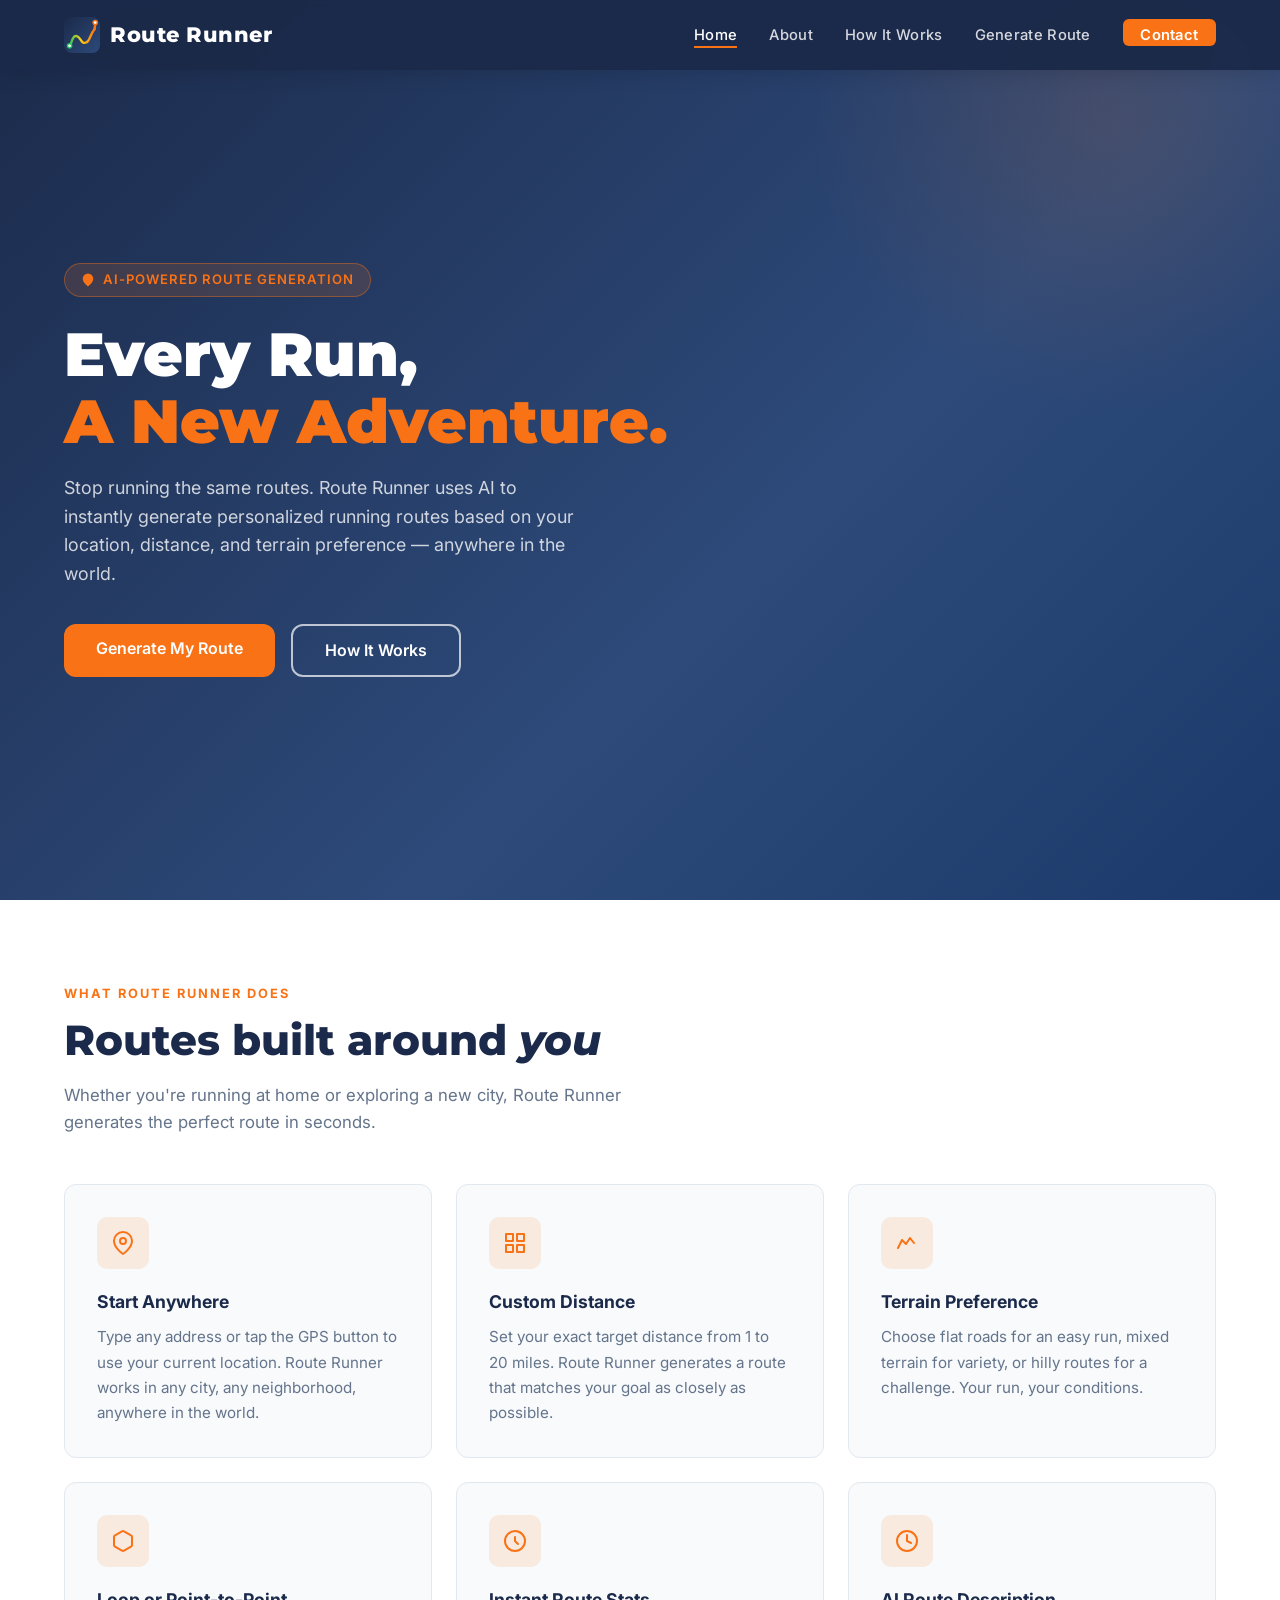
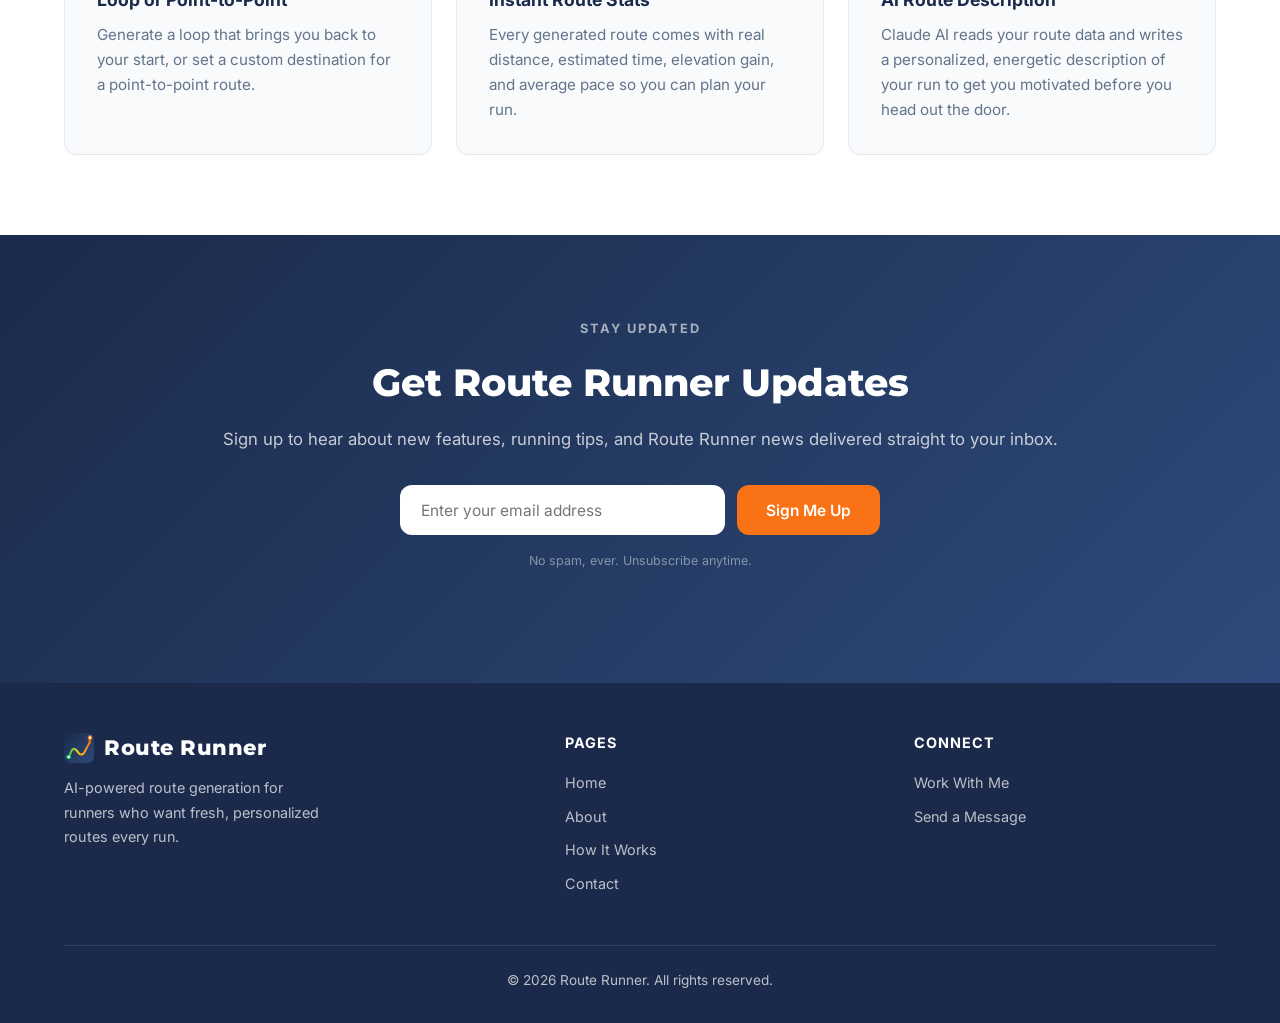
<file: index.html>
<!DOCTYPE html>
<html lang="en">
<head>
  <meta charset="UTF-8">
  <meta name="viewport" content="width=device-width, initial-scale=1.0">
  <title>Route Runner — Your Personal Run Route Generator</title>
  <link rel="stylesheet" href="styles.css">
</head>
<body>

  <!-- NAVIGATION -->
  <nav>
    <a class="nav-logo" href="index.html">
      <svg width="36" height="36" viewBox="0 0 90 90" fill="none" xmlns="http://www.w3.org/2000/svg">
        <defs>
          <linearGradient id="nb" x1="0" y1="0" x2="90" y2="90" gradientUnits="userSpaceOnUse"><stop stop-color="#1b2a4a"/><stop offset="1" stop-color="#2d4a7a"/></linearGradient>
          <linearGradient id="nr" x1="12" y1="0" x2="78" y2="0" gradientUnits="userSpaceOnUse"><stop stop-color="#22c55e"/><stop offset="0.45" stop-color="#facc15"/><stop offset="1" stop-color="#f97316"/></linearGradient>
        </defs>
        <rect width="90" height="90" rx="20" fill="url(#nb)"/>
        <path d="M14 72 C18 72 20 44 32 48 C44 52 42 70 57 63 C64 59 68 40 74 34 C77 30 78 18 78 18" stroke="url(#nr)" stroke-width="6" stroke-linecap="round" fill="none"/>
        <circle cx="14" cy="72" r="7" fill="#22c55e"/>
        <circle cx="14" cy="72" r="3.5" fill="white"/>
        <circle cx="78" cy="14" r="7" fill="#f97316"/>
        <circle cx="78" cy="14" r="3.5" fill="white"/>
        <line x1="78" y1="21" x2="78" y2="31" stroke="#f97316" stroke-width="4" stroke-linecap="round"/>
      </svg>
      Route Runner
    </a>

    <ul class="nav-links">
      <li><a href="index.html">Home</a></li>
      <li><a href="about.html">About</a></li>
      <li><a href="how-it-works.html">How It Works</a></li>
      <li><a href="route-generator.html">Generate Route</a></li>
      <li><a href="contact.html" class="nav-cta">Contact</a></li>
    </ul>

    <button class="hamburger" aria-label="Toggle menu">
      <span></span><span></span><span></span>
    </button>
  </nav>

  <!-- HERO -->
  <section class="hero">
    <div class="hero-content">
      <div class="hero-badge">
        <svg width="14" height="14" viewBox="0 0 24 24" fill="currentColor"><path d="M21 10c0 7-9 13-9 13s-9-6-9-13a9 9 0 0 1 18 0z"/></svg>
        AI-Powered Route Generation
      </div>
      <h1>Every Run,<br><span>A New Adventure.</span></h1>
      <p>Stop running the same routes. Route Runner uses AI to instantly generate personalized running routes based on your location, distance, and terrain preference — anywhere in the world.</p>
      <div class="hero-btns">
        <a href="route-generator.html" class="btn btn-primary">Generate My Route</a>
        <a href="how-it-works.html" class="btn btn-outline">How It Works</a>
      </div>
    </div>

    <!-- Footprint animation -->
    <div class="footprints-container" aria-hidden="true">

      <!-- Shoe sole SVG symbol — heel at top, toes at bottom (direction of travel) -->
      <svg style="position:absolute;width:0;height:0;overflow:hidden">
        <defs>
          <symbol id="shoe-sole" viewBox="0 0 32 72">
            <!--
              Heel = TOP (y≈2–22), wide & rounded
              Arch = MIDDLE (y≈22–36), narrow waist
              Ball = LOWER-MIDDLE (y≈36–52), widest point
              Toe  = BOTTOM (y≈52–70), noticeably narrower & rounded
            -->
            <path d="
              M 16 2
              C 22 2, 27 7, 27 14
              C 27 18, 25 21, 24 24
              C 23 28, 22 31, 22 34
              C 22 37, 25 42, 27 48
              C 28 53, 25 62, 22 66
              C 20 69, 18 71, 16 71
              C 14 71, 12 69, 10 66
              C 7 62, 4 53, 5 48
              C 7 42, 10 37, 10 34
              C 10 31, 9 28, 8 24
              C 7 21, 5 18, 5 14
              C 5 7, 10 2, 16 2 Z"
              fill="white" fill-opacity="0.15" stroke="white" stroke-opacity="0.28" stroke-width="0.8"/>

            <!-- HEEL tread — circular rubber lugs (y 5–20) -->
            <circle cx="12" cy="8"   r="1.8" fill="white" fill-opacity="0.50"/>
            <circle cx="16" cy="6"   r="1.8" fill="white" fill-opacity="0.50"/>
            <circle cx="20" cy="8"   r="1.8" fill="white" fill-opacity="0.50"/>
            <circle cx="10" cy="14"  r="1.6" fill="white" fill-opacity="0.42"/>
            <circle cx="14" cy="15"  r="1.6" fill="white" fill-opacity="0.42"/>
            <circle cx="18" cy="15"  r="1.6" fill="white" fill-opacity="0.42"/>
            <circle cx="22" cy="14"  r="1.6" fill="white" fill-opacity="0.42"/>
            <circle cx="16" cy="20"  r="1.4" fill="white" fill-opacity="0.34"/>

            <!-- ARCH — narrow bridge, just two small bars -->
            <line x1="12" y1="29" x2="20" y2="29" stroke="white" stroke-opacity="0.20" stroke-width="1.1" stroke-linecap="round"/>

            <!-- BALL / FOREFOOT — wide herringbone chevrons (V open toward toe = down) -->
            <!-- widest at ball (y≈40–48), narrows toward toe -->
            <path d="M 9 37 L 16 43 L 23 37"  fill="none" stroke="white" stroke-opacity="0.58" stroke-width="1.8" stroke-linecap="round" stroke-linejoin="round"/>
            <path d="M 8 43 L 16 49 L 24 43"  fill="none" stroke="white" stroke-opacity="0.52" stroke-width="1.8" stroke-linecap="round" stroke-linejoin="round"/>
            <path d="M 9 49 L 16 55 L 23 49"  fill="none" stroke="white" stroke-opacity="0.44" stroke-width="1.6" stroke-linecap="round" stroke-linejoin="round"/>

            <!-- TOE BOX — narrow chevrons (toe is smaller than heel) -->
            <path d="M 11 57 L 16 61 L 21 57" fill="none" stroke="white" stroke-opacity="0.38" stroke-width="1.4" stroke-linecap="round" stroke-linejoin="round"/>
            <path d="M 12 63 L 16 66 L 20 63" fill="none" stroke="white" stroke-opacity="0.28" stroke-width="1.2" stroke-linecap="round" stroke-linejoin="round"/>
          </symbol>
        </defs>
      </svg>

      <div class="footprint fp-1 left"><svg width="32" height="72"><use href="#shoe-sole"/></svg></div>
      <div class="footprint fp-2 right"><svg width="32" height="72"><use href="#shoe-sole"/></svg></div>
      <div class="footprint fp-3 left"><svg width="32" height="72"><use href="#shoe-sole"/></svg></div>
      <div class="footprint fp-4 right"><svg width="32" height="72"><use href="#shoe-sole"/></svg></div>
      <div class="footprint fp-5 left"><svg width="32" height="72"><use href="#shoe-sole"/></svg></div>
      <div class="footprint fp-6 right"><svg width="32" height="72"><use href="#shoe-sole"/></svg></div>
      <div class="footprint fp-7 left"><svg width="32" height="72"><use href="#shoe-sole"/></svg></div>
      <div class="footprint fp-8 right"><svg width="32" height="72"><use href="#shoe-sole"/></svg></div>
    </div>
  </section>

  <style>
    .footprints-container {
      position: absolute;
      right: 6%;
      top: 0;
      bottom: 0;
      width: 80px;
      pointer-events: none;
      overflow: hidden;
    }

    .footprint {
      position: absolute;
      width: 32px;
      height: 72px;
      opacity: 0;
      transform-origin: center center;
      animation: footstep-left 3.2s ease-in-out infinite;
    }

    .footprint.right {
      animation-name: footstep-right;
    }

    /* Alternating left/right positions — natural walking track */
    .fp-1 { right: 34px; top: 6%;  animation-delay: 0s; }
    .fp-2 { right: 4px;  top: 16%; animation-delay: 0.4s; }
    .fp-3 { right: 34px; top: 26%; animation-delay: 0.8s; }
    .fp-4 { right: 4px;  top: 36%; animation-delay: 1.2s; }
    .fp-5 { right: 34px; top: 46%; animation-delay: 1.6s; }
    .fp-6 { right: 4px;  top: 56%; animation-delay: 2.0s; }
    .fp-7 { right: 34px; top: 66%; animation-delay: 2.4s; }
    .fp-8 { right: 4px;  top: 76%; animation-delay: 2.8s; }

    /* Left foot: slight toe-out to the left (-8deg) */
    @keyframes footstep-left {
      0%   { opacity: 0; transform: rotate(-8deg) scale(0.75); }
      15%  { opacity: 1; transform: rotate(-8deg) scale(1); }
      70%  { opacity: 1; transform: rotate(-8deg) scale(1); }
      100% { opacity: 0; transform: rotate(-8deg) scale(1); }
    }

    /* Right foot: mirrored + toe-out to the right (+8deg) */
    @keyframes footstep-right {
      0%   { opacity: 0; transform: scaleX(-1) rotate(-8deg) scale(0.75); }
      15%  { opacity: 1; transform: scaleX(-1) rotate(-8deg) scale(1); }
      70%  { opacity: 1; transform: scaleX(-1) rotate(-8deg) scale(1); }
      100% { opacity: 0; transform: scaleX(-1) rotate(-8deg) scale(1); }
    }

    @media (max-width: 640px) {
      .footprints-container { display: none; }
    }
  </style>

  <!-- FEATURES -->
  <section class="services fade-in">
    <div class="section-label">What Route Runner Does</div>
    <h2 class="section-title">Routes built around <em>you</em></h2>
    <p class="section-sub">Whether you're running at home or exploring a new city, Route Runner generates the perfect route in seconds.</p>

    <div class="cards-grid">
      <div class="card fade-in">
        <div class="card-icon">
          <svg width="24" height="24" viewBox="0 0 24 24" fill="none" stroke="currentColor" stroke-width="2" stroke-linecap="round" stroke-linejoin="round"><path d="M21 10c0 7-9 13-9 13s-9-6-9-13a9 9 0 0 1 18 0z"/><circle cx="12" cy="10" r="3"/></svg>
        </div>
        <h3>Start Anywhere</h3>
        <p>Type any address or tap the GPS button to use your current location. Route Runner works in any city, any neighborhood, anywhere in the world.</p>
      </div>

      <div class="card fade-in">
        <div class="card-icon">
          <svg width="24" height="24" viewBox="0 0 24 24" fill="none" stroke="currentColor" stroke-width="2" stroke-linecap="round" stroke-linejoin="round"><path d="M3 3h7v7H3zM14 3h7v7h-7zM14 14h7v7h-7zM3 14h7v7H3z"/></svg>
        </div>
        <h3>Custom Distance</h3>
        <p>Set your exact target distance from 1 to 20 miles. Route Runner generates a route that matches your goal as closely as possible.</p>
      </div>

      <div class="card fade-in">
        <div class="card-icon">
          <svg width="24" height="24" viewBox="0 0 24 24" fill="none" stroke="currentColor" stroke-width="2" stroke-linecap="round" stroke-linejoin="round"><path d="M3 17l4-8 4 4 4-6 4 5"/></svg>
        </div>
        <h3>Terrain Preference</h3>
        <p>Choose flat roads for an easy run, mixed terrain for variety, or hilly routes for a challenge. Your run, your conditions.</p>
      </div>

      <div class="card fade-in">
        <div class="card-icon">
          <svg width="24" height="24" viewBox="0 0 24 24" fill="none" stroke="currentColor" stroke-width="2" stroke-linecap="round" stroke-linejoin="round"><path d="M21 16V8a2 2 0 0 0-1-1.73l-7-4a2 2 0 0 0-2 0l-7 4A2 2 0 0 0 3 8v8a2 2 0 0 0 1 1.73l7 4a2 2 0 0 0 2 0l7-4A2 2 0 0 0 21 16z"/></svg>
        </div>
        <h3>Loop or Point-to-Point</h3>
        <p>Generate a loop that brings you back to your start, or set a custom destination for a point-to-point route.</p>
      </div>

      <div class="card fade-in">
        <div class="card-icon">
          <svg width="24" height="24" viewBox="0 0 24 24" fill="none" stroke="currentColor" stroke-width="2" stroke-linecap="round" stroke-linejoin="round"><circle cx="12" cy="12" r="10"/><path d="M12 8v4l3 3"/></svg>
        </div>
        <h3>Instant Route Stats</h3>
        <p>Every generated route comes with real distance, estimated time, elevation gain, and average pace so you can plan your run.</p>
      </div>

      <div class="card fade-in">
        <div class="card-icon">
          <svg width="24" height="24" viewBox="0 0 24 24" fill="none" stroke="currentColor" stroke-width="2" stroke-linecap="round" stroke-linejoin="round"><path d="M12 2a10 10 0 1 0 0 20 10 10 0 0 0 0-20z"/><path d="M12 6v6l4 2"/></svg>
        </div>
        <h3>AI Route Description</h3>
        <p>Claude AI reads your route data and writes a personalized, energetic description of your run to get you motivated before you head out the door.</p>
      </div>
    </div>
  </section>

  <!-- EMAIL CAPTURE -->
  <section class="email-section">
    <div class="section-label" style="color:rgba(255,255,255,0.6)">Stay Updated</div>
    <h2>Get Route Runner Updates</h2>
    <p>Sign up to hear about new features, running tips, and Route Runner news delivered straight to your inbox.</p>

    <form class="email-form" id="emailForm">
      <input type="email" placeholder="Enter your email address" required>
      <button type="submit">Sign Me Up</button>
    </form>
    <p class="form-success" id="formSuccess">You're in! We'll be in touch soon.</p>
    <p style="color:rgba(255,255,255,0.45); font-size:0.78rem; margin-top:1rem;">No spam, ever. Unsubscribe anytime.</p>
  </section>

  <!-- FOOTER -->
  <footer>
    <div class="footer-inner">
      <div class="footer-brand">
        <a class="nav-logo" href="index.html">
          <svg width="30" height="30" viewBox="0 0 90 90" fill="none">
            <defs>
              <linearGradient id="fb" x1="0" y1="0" x2="90" y2="90" gradientUnits="userSpaceOnUse"><stop stop-color="#1b2a4a"/><stop offset="1" stop-color="#2d4a7a"/></linearGradient>
              <linearGradient id="fr" x1="12" y1="0" x2="78" y2="0" gradientUnits="userSpaceOnUse"><stop stop-color="#22c55e"/><stop offset="0.45" stop-color="#facc15"/><stop offset="1" stop-color="#f97316"/></linearGradient>
            </defs>
            <rect width="90" height="90" rx="20" fill="url(#fb)"/>
            <path d="M14 72 C18 72 20 44 32 48 C44 52 42 70 57 63 C64 59 68 40 74 34 C77 30 78 18 78 18" stroke="url(#fr)" stroke-width="6" stroke-linecap="round" fill="none"/>
            <circle cx="14" cy="72" r="7" fill="#22c55e"/>
            <circle cx="14" cy="72" r="3.5" fill="white"/>
            <circle cx="78" cy="14" r="7" fill="#f97316"/>
            <circle cx="78" cy="14" r="3.5" fill="white"/>
            <line x1="78" y1="21" x2="78" y2="31" stroke="#f97316" stroke-width="4" stroke-linecap="round"/>
          </svg>
          Route Runner
        </a>
        <p>AI-powered route generation for runners who want fresh, personalized routes every run.</p>
      </div>
      <div class="footer-col">
        <h4>Pages</h4>
        <ul>
          <li><a href="index.html">Home</a></li>
          <li><a href="about.html">About</a></li>
          <li><a href="how-it-works.html">How It Works</a></li>
          <li><a href="contact.html">Contact</a></li>
        </ul>
      </div>
      <div class="footer-col">
        <h4>Connect</h4>
        <ul>
          <li><a href="contact.html">Work With Me</a></li>
          <li><a href="contact.html">Send a Message</a></li>
        </ul>
      </div>
    </div>
    <div class="footer-bottom">
      &copy; 2026 Route Runner. All rights reserved.
    </div>
  </footer>

  <script src="script.js"></script>
</body>
</html>
</file>
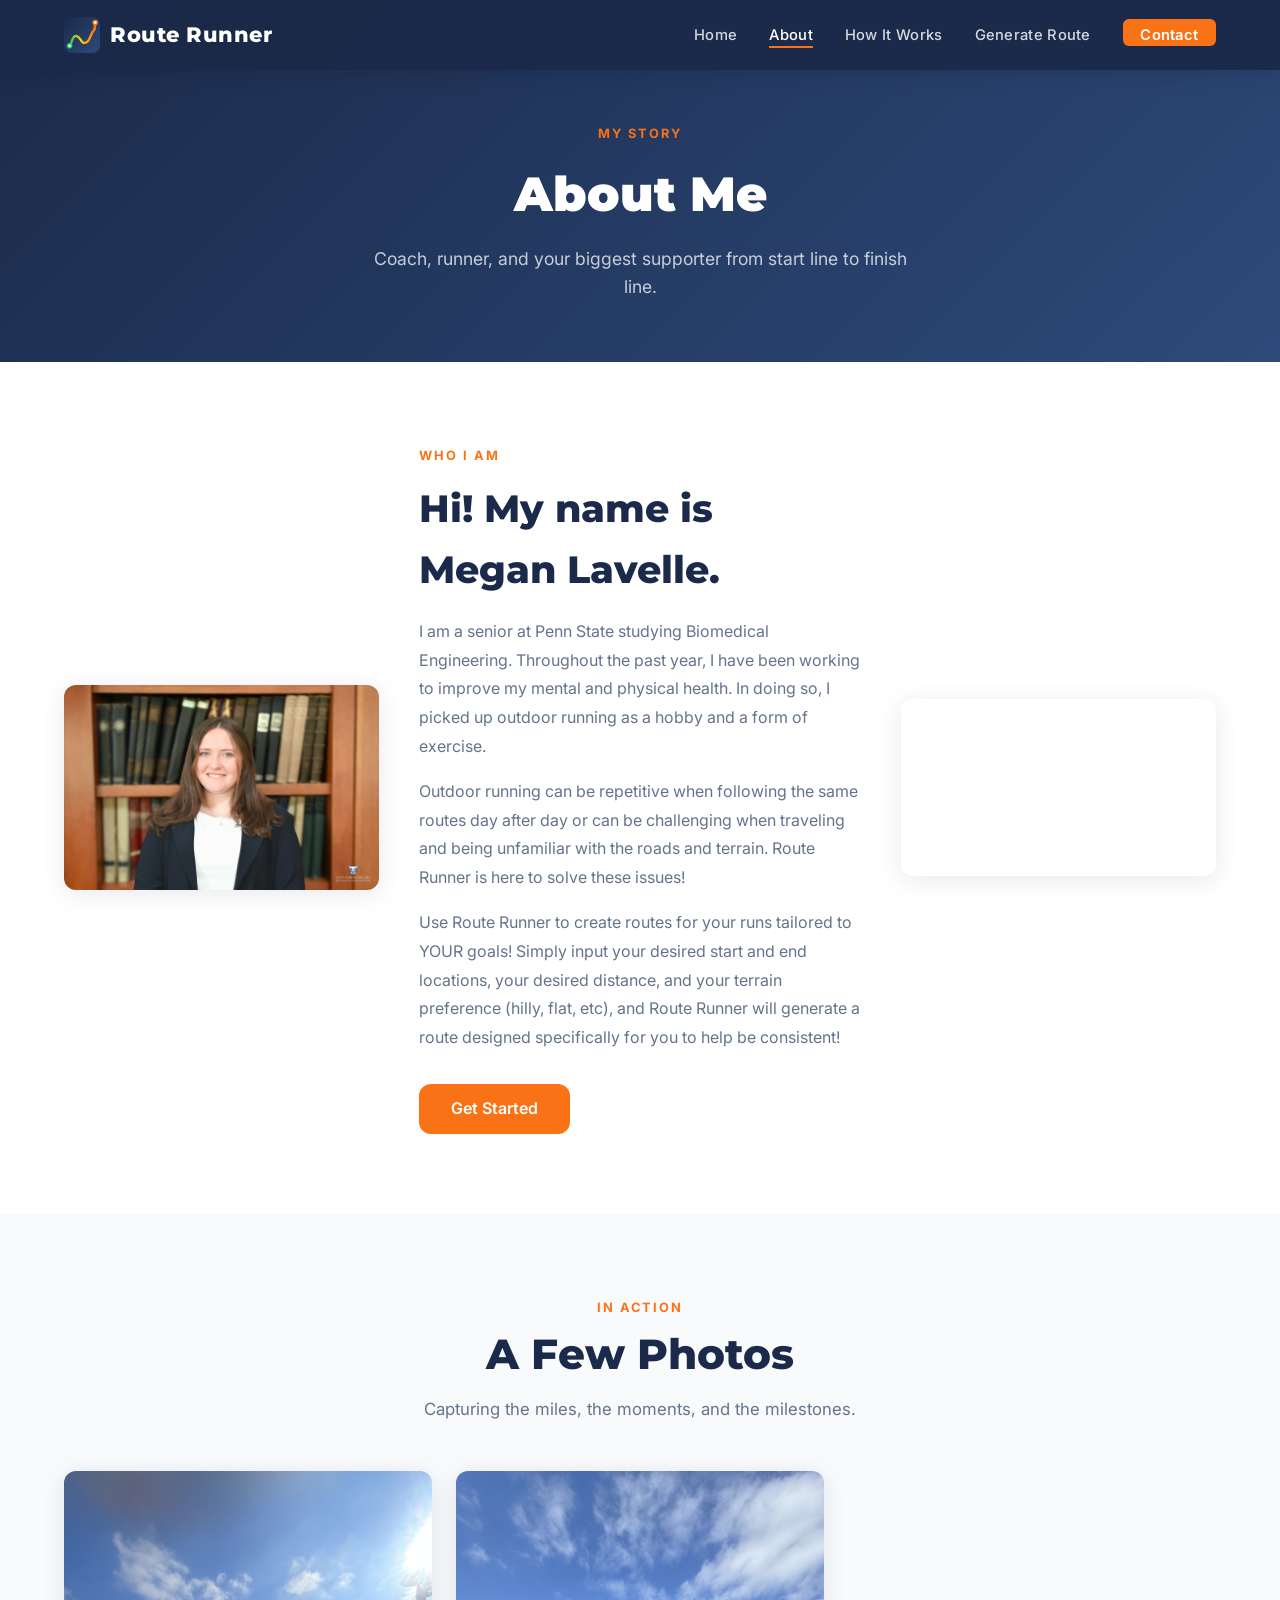
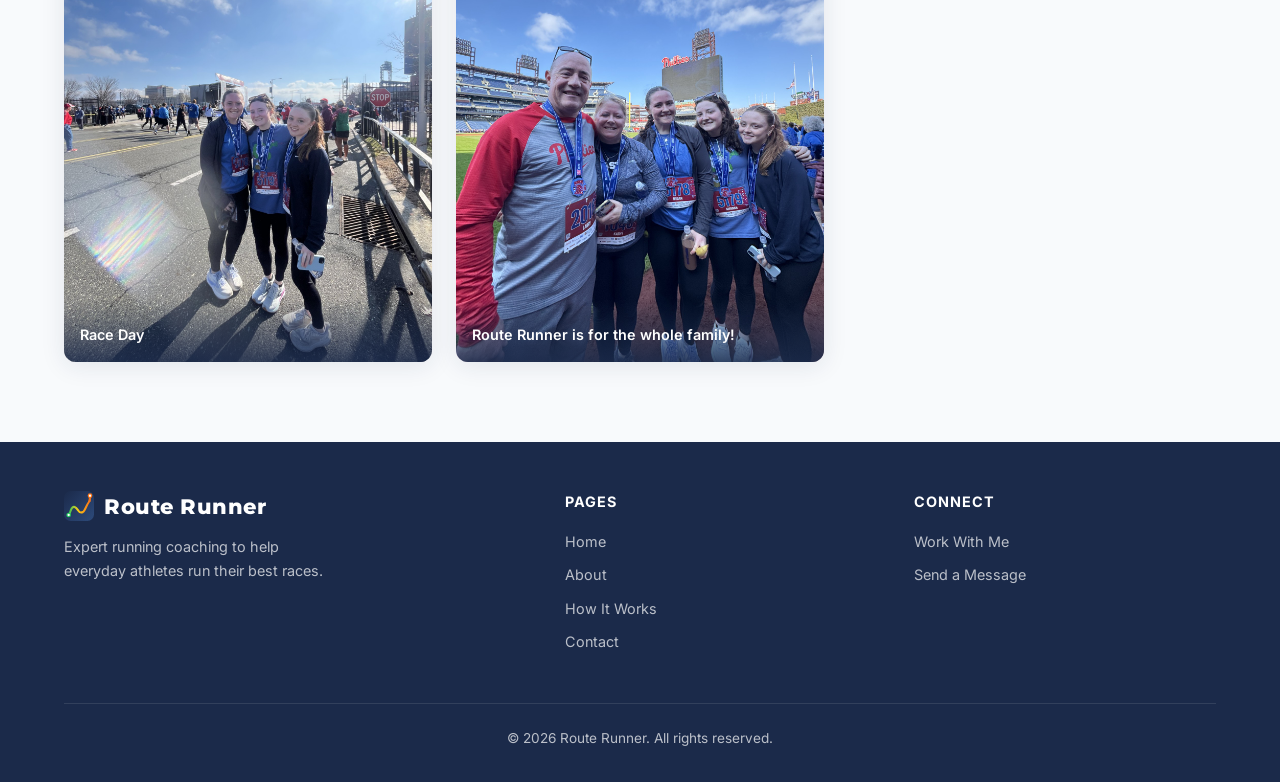
<file: about.html>
<!DOCTYPE html>
<html lang="en">
<head>
  <meta charset="UTF-8">
  <meta name="viewport" content="width=device-width, initial-scale=1.0">
  <title>About — Route Runner</title>
  <link rel="stylesheet" href="styles.css">
</head>
<body>

  <!-- NAVIGATION -->
  <nav>
    <a class="nav-logo" href="index.html">
      <svg width="36" height="36" viewBox="0 0 90 90" fill="none">
        <defs>
          <linearGradient id="ab" x1="0" y1="0" x2="90" y2="90" gradientUnits="userSpaceOnUse"><stop stop-color="#1b2a4a"/><stop offset="1" stop-color="#2d4a7a"/></linearGradient>
          <linearGradient id="ar" x1="12" y1="0" x2="78" y2="0" gradientUnits="userSpaceOnUse"><stop stop-color="#22c55e"/><stop offset="0.45" stop-color="#facc15"/><stop offset="1" stop-color="#f97316"/></linearGradient>
        </defs>
        <rect width="90" height="90" rx="20" fill="url(#ab)"/>
        <path d="M14 72 C18 72 20 44 32 48 C44 52 42 70 57 63 C64 59 68 40 74 34 C77 30 78 18 78 18" stroke="url(#ar)" stroke-width="6" stroke-linecap="round" fill="none"/>
        <circle cx="14" cy="72" r="7" fill="#22c55e"/>
        <circle cx="14" cy="72" r="3.5" fill="white"/>
        <circle cx="78" cy="14" r="7" fill="#f97316"/>
        <circle cx="78" cy="14" r="3.5" fill="white"/>
        <line x1="78" y1="21" x2="78" y2="31" stroke="#f97316" stroke-width="4" stroke-linecap="round"/>
      </svg>
      Route Runner
    </a>

    <ul class="nav-links">
      <li><a href="index.html">Home</a></li>
      <li><a href="about.html">About</a></li>
      <li><a href="how-it-works.html">How It Works</a></li>
      <li><a href="route-generator.html">Generate Route</a></li>
      <li><a href="contact.html" class="nav-cta">Contact</a></li>
    </ul>

    <button class="hamburger" aria-label="Toggle menu">
      <span></span><span></span><span></span>
    </button>
  </nav>

  <!-- PAGE HEADER -->
  <div class="page-header">
    <div class="section-label">My Story</div>
    <h1>About Me</h1>
    <p>Coach, runner, and your biggest supporter from start line to finish line.</p>
  </div>

  <!-- ABOUT INTRO -->
  <section class="about-intro">
    <div class="fade-in" style="display:flex; flex-direction:column; gap:1.5rem;">
      <img src="images/Headshot.jpg" alt="Megan Lavelle" style="width:100%; border-radius:var(--radius); box-shadow:var(--shadow); object-fit:cover; max-height:480px;">
    </div>
    <div class="about-text fade-in">
      <div class="section-label">Who I Am</div>
      <h2>Hi! My name is Megan Lavelle.</h2>
      <p>
        I am a senior at Penn State studying Biomedical Engineering. Throughout the past year, I have been working to improve my mental and physical health. In doing so, I picked up outdoor running as a hobby and a form of exercise.
      </p>
      <p>
        Outdoor running can be repetitive when following the same routes day after day or can be challenging when traveling and being unfamiliar with the roads and terrain. Route Runner is here to solve these issues!
      </p>
      <p>
        Use Route Runner to create routes for your runs tailored to YOUR goals! Simply input your desired start and end locations, your desired distance, and your terrain preference (hilly, flat, etc), and Route Runner will generate a route designed specifically for you to help be consistent!
      </p>
      <a href="contact.html" class="btn btn-primary" style="margin-top:1rem">Get Started</a>
    </div>

    <!-- VIDEO -->
    <div class="fade-in">
      <div class="video-wrapper">
        <iframe src="https://www.youtube.com/embed/riFHKbnuwII" allowfullscreen allow="accelerometer; autoplay; clipboard-write; encrypted-media; gyroscope; picture-in-picture"></iframe>
      </div>
    </div>
  </section>


  <!-- PHOTOS -->
  <section class="photos-section">
    <div style="text-align:center; margin-bottom:3rem;">
      <div class="section-label">In Action</div>
      <h2 class="section-title">A Few Photos</h2>
      <p class="section-sub" style="margin:0 auto">Capturing the miles, the moments, and the milestones.</p>
    </div>

    <div class="photos-grid">
      <!-- PHOTO 1 -->
      <div class="photo-card fade-in">
        <img src="images/race-day.jpg" alt="Race Day — three runners with medals after a race">
        <div class="photo-label">Race Day</div>
      </div>

      <!-- PHOTO 2 -->
      <div class="photo-card fade-in">
        <img src="images/family.jpg" alt="Route Runner is for the whole family!">
        <div class="photo-label">Route Runner is for the whole family!</div>
      </div>

    </div>
  </section>

  <!-- FOOTER -->
  <footer>
    <div class="footer-inner">
      <div class="footer-brand">
        <a class="nav-logo" href="index.html">
          <svg width="30" height="30" viewBox="0 0 90 90" fill="none">
            <defs>
              <linearGradient id="afb" x1="0" y1="0" x2="90" y2="90" gradientUnits="userSpaceOnUse"><stop stop-color="#1b2a4a"/><stop offset="1" stop-color="#2d4a7a"/></linearGradient>
              <linearGradient id="afr" x1="12" y1="0" x2="78" y2="0" gradientUnits="userSpaceOnUse"><stop stop-color="#22c55e"/><stop offset="0.45" stop-color="#facc15"/><stop offset="1" stop-color="#f97316"/></linearGradient>
            </defs>
            <rect width="90" height="90" rx="20" fill="url(#afb)"/>
            <path d="M14 72 C18 72 20 44 32 48 C44 52 42 70 57 63 C64 59 68 40 74 34 C77 30 78 18 78 18" stroke="url(#afr)" stroke-width="6" stroke-linecap="round" fill="none"/>
            <circle cx="14" cy="72" r="7" fill="#22c55e"/>
            <circle cx="14" cy="72" r="3.5" fill="white"/>
            <circle cx="78" cy="14" r="7" fill="#f97316"/>
            <circle cx="78" cy="14" r="3.5" fill="white"/>
            <line x1="78" y1="21" x2="78" y2="31" stroke="#f97316" stroke-width="4" stroke-linecap="round"/>
          </svg>
          Route Runner
        </a>
        <p>Expert running coaching to help everyday athletes run their best races.</p>
      </div>
      <div class="footer-col">
        <h4>Pages</h4>
        <ul>
          <li><a href="index.html">Home</a></li>
          <li><a href="about.html">About</a></li>
          <li><a href="how-it-works.html">How It Works</a></li>
          <li><a href="contact.html">Contact</a></li>
        </ul>
      </div>
      <div class="footer-col">
        <h4>Connect</h4>
        <ul>
          <li><a href="contact.html">Work With Me</a></li>
          <li><a href="contact.html">Send a Message</a></li>
        </ul>
      </div>
    </div>
    <div class="footer-bottom">
      &copy; 2026 Route Runner. All rights reserved.
    </div>
  </footer>

  <script src="script.js"></script>
</body>
</html>
</file>
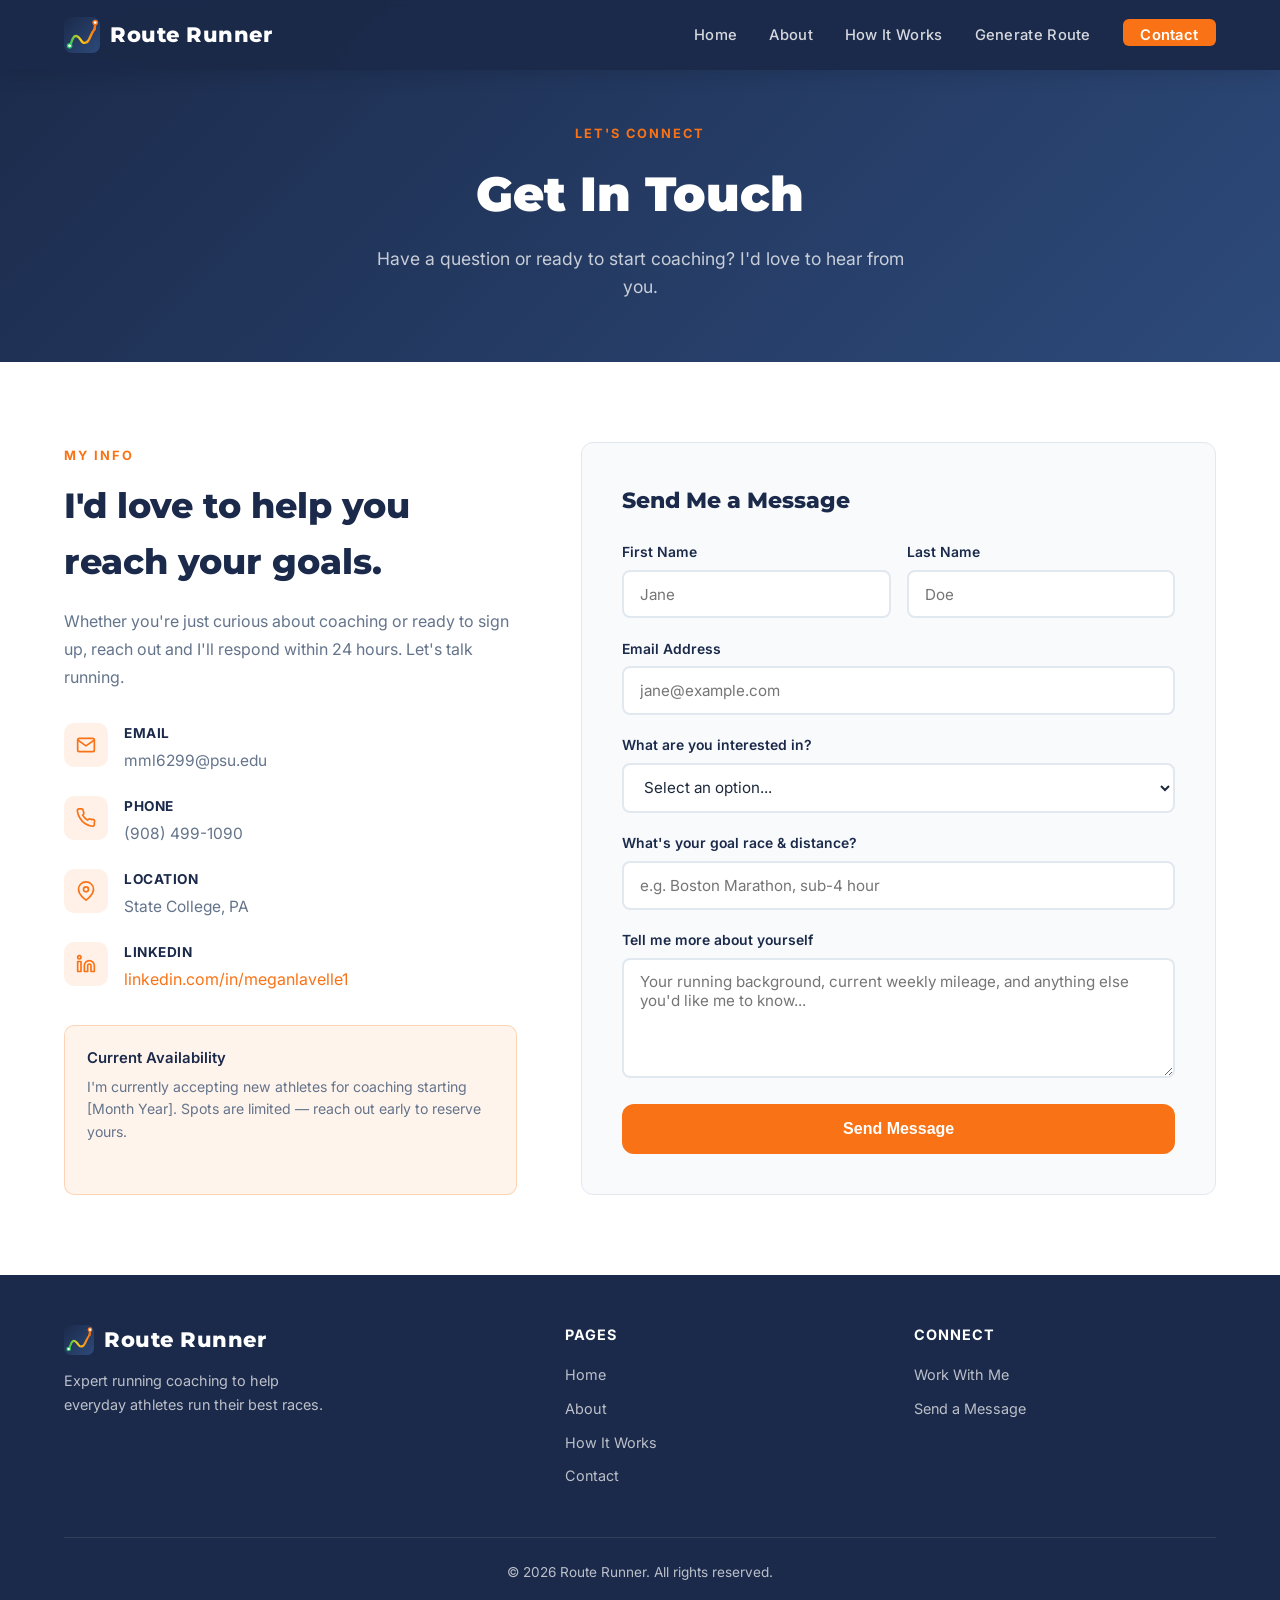
<file: contact.html>
<!DOCTYPE html>
<html lang="en">
<head>
  <meta charset="UTF-8">
  <meta name="viewport" content="width=device-width, initial-scale=1.0">
  <title>Contact — Route Runner</title>
  <link rel="stylesheet" href="styles.css">
</head>
<body>

  <!-- NAVIGATION -->
  <nav>
    <a class="nav-logo" href="index.html">
      <svg width="36" height="36" viewBox="0 0 90 90" fill="none">
        <defs>
          <linearGradient id="cb" x1="0" y1="0" x2="90" y2="90" gradientUnits="userSpaceOnUse"><stop stop-color="#1b2a4a"/><stop offset="1" stop-color="#2d4a7a"/></linearGradient>
          <linearGradient id="cr" x1="12" y1="0" x2="78" y2="0" gradientUnits="userSpaceOnUse"><stop stop-color="#22c55e"/><stop offset="0.45" stop-color="#facc15"/><stop offset="1" stop-color="#f97316"/></linearGradient>
        </defs>
        <rect width="90" height="90" rx="20" fill="url(#cb)"/>
        <path d="M14 72 C18 72 20 44 32 48 C44 52 42 70 57 63 C64 59 68 40 74 34 C77 30 78 18 78 18" stroke="url(#cr)" stroke-width="6" stroke-linecap="round" fill="none"/>
        <circle cx="14" cy="72" r="7" fill="#22c55e"/>
        <circle cx="14" cy="72" r="3.5" fill="white"/>
        <circle cx="78" cy="14" r="7" fill="#f97316"/>
        <circle cx="78" cy="14" r="3.5" fill="white"/>
        <line x1="78" y1="21" x2="78" y2="31" stroke="#f97316" stroke-width="4" stroke-linecap="round"/>
      </svg>
      Route Runner
    </a>

    <ul class="nav-links">
      <li><a href="index.html">Home</a></li>
      <li><a href="about.html">About</a></li>
      <li><a href="how-it-works.html">How It Works</a></li>
      <li><a href="route-generator.html">Generate Route</a></li>
      <li><a href="contact.html" class="nav-cta">Contact</a></li>
    </ul>

    <button class="hamburger" aria-label="Toggle menu">
      <span></span><span></span><span></span>
    </button>
  </nav>

  <!-- PAGE HEADER -->
  <div class="page-header">
    <div class="section-label">Let's Connect</div>
    <h1>Get In Touch</h1>
    <p>Have a question or ready to start coaching? I'd love to hear from you.</p>
  </div>

  <!-- CONTACT SECTION -->
  <section class="contact-section">
    <div class="contact-grid">

      <!-- LEFT: Personal Info -->
      <div class="contact-info fade-in">
        <div class="section-label">My Info</div>
        <h2>I'd love to help you reach your goals.</h2>
        <p>Whether you're just curious about coaching or ready to sign up, reach out and I'll respond within 24 hours. Let's talk running.</p>

        <!-- Email -->
        <div class="contact-detail">
          <div class="contact-detail-icon">
            <svg width="20" height="20" viewBox="0 0 24 24" fill="none" stroke="currentColor" stroke-width="2" stroke-linecap="round" stroke-linejoin="round"><path d="M4 4h16c1.1 0 2 .9 2 2v12c0 1.1-.9 2-2 2H4c-1.1 0-2-.9-2-2V6c0-1.1.9-2 2-2z"/><polyline points="22,6 12,13 2,6"/></svg>
          </div>
          <div class="contact-detail-text">
            <strong>Email</strong>
            <span>mml6299@psu.edu</span>
          </div>
        </div>

        <!-- Phone -->
        <div class="contact-detail">
          <div class="contact-detail-icon">
            <svg width="20" height="20" viewBox="0 0 24 24" fill="none" stroke="currentColor" stroke-width="2" stroke-linecap="round" stroke-linejoin="round"><path d="M22 16.92v3a2 2 0 0 1-2.18 2 19.79 19.79 0 0 1-8.63-3.07A19.5 19.5 0 0 1 4.69 12 19.79 19.79 0 0 1 1.61 3.18 2 2 0 0 1 3.6 1h3a2 2 0 0 1 2 1.72c.127.96.361 1.903.7 2.81a2 2 0 0 1-.45 2.11L7.91 8.54a16 16 0 0 0 6 6l.91-.91a2 2 0 0 1 2.11-.45c.907.339 1.85.573 2.81.7A2 2 0 0 1 22 16.92z"/></svg>
          </div>
          <div class="contact-detail-text">
            <strong>Phone</strong>
            <span>(908) 499-1090</span>
          </div>
        </div>

        <!-- Location -->
        <div class="contact-detail">
          <div class="contact-detail-icon">
            <svg width="20" height="20" viewBox="0 0 24 24" fill="none" stroke="currentColor" stroke-width="2" stroke-linecap="round" stroke-linejoin="round"><path d="M21 10c0 7-9 13-9 13s-9-6-9-13a9 9 0 0 1 18 0z"/><circle cx="12" cy="10" r="3"/></svg>
          </div>
          <div class="contact-detail-text">
            <strong>Location</strong>
            <span>State College, PA</span>
          </div>
        </div>

        <!-- Social / Strava -->
        <div class="contact-detail">
          <div class="contact-detail-icon">
            <svg width="20" height="20" viewBox="0 0 24 24" fill="none" stroke="currentColor" stroke-width="2" stroke-linecap="round" stroke-linejoin="round"><path d="M16 8a6 6 0 0 1 6 6v7h-4v-7a2 2 0 0 0-2-2 2 2 0 0 0-2 2v7h-4v-7a6 6 0 0 1 6-6z"/><rect x="2" y="9" width="4" height="12"/><circle cx="4" cy="4" r="2"/></svg>
          </div>
          <div class="contact-detail-text">
            <strong>LinkedIn</strong>
            <a href="https://www.linkedin.com/in/meganlavelle1/" target="_blank" rel="noopener noreferrer" style="color:var(--orange)">linkedin.com/in/meganlavelle1</a>
          </div>
        </div>

        <!-- Availability note -->
        <div style="margin-top:2rem; padding:1.2rem 1.4rem; background:rgba(249,115,22,0.08); border:1px solid rgba(249,115,22,0.25); border-radius:10px;">
          <p style="color:var(--navy); font-size:0.93rem; font-weight:600; margin-bottom:0.3rem;">Current Availability</p>
          <p style="color:var(--gray); font-size:0.88rem; line-height:1.6;">
            <!-- Update this as needed -->
            I'm currently accepting new athletes for coaching starting [Month Year]. Spots are limited — reach out early to reserve yours.
          </p>
        </div>
      </div>

      <!-- RIGHT: Contact Form -->
      <div class="contact-form-card fade-in">
        <h3>Send Me a Message</h3>
        <form id="contactForm">
          <div class="form-row">
            <div class="form-group">
              <label for="firstName">First Name</label>
              <input type="text" id="firstName" name="firstName" placeholder="Jane" required>
            </div>
            <div class="form-group">
              <label for="lastName">Last Name</label>
              <input type="text" id="lastName" name="lastName" placeholder="Doe" required>
            </div>
          </div>

          <div class="form-group">
            <label for="email">Email Address</label>
            <input type="email" id="email" name="email" placeholder="jane@example.com" required>
          </div>

          <div class="form-group">
            <label for="interest">What are you interested in?</label>
            <select id="interest" name="interest">
              <option value="">Select an option...</option>
              <option value="custom-plan">Custom Training Plan</option>
              <option value="full-coaching">Full Coaching Package</option>
              <option value="race-strategy">Race Strategy Session</option>
              <option value="discovery">Free Discovery Call</option>
              <option value="other">Just saying hi!</option>
            </select>
          </div>

          <div class="form-group">
            <label for="goal">What's your goal race &amp; distance?</label>
            <input type="text" id="goal" name="goal" placeholder="e.g. Boston Marathon, sub-4 hour">
          </div>

          <div class="form-group">
            <label for="message">Tell me more about yourself</label>
            <textarea id="message" name="message" placeholder="Your running background, current weekly mileage, and anything else you'd like me to know..."></textarea>
          </div>

          <button type="submit" class="btn btn-primary" style="width:100%; font-size:1rem; padding:1rem;">
            Send Message
          </button>
        </form>
      </div>

    </div>
  </section>

  <!-- FOOTER -->
  <footer>
    <div class="footer-inner">
      <div class="footer-brand">
        <a class="nav-logo" href="index.html">
          <svg width="30" height="30" viewBox="0 0 90 90" fill="none">
            <defs>
              <linearGradient id="cfb" x1="0" y1="0" x2="90" y2="90" gradientUnits="userSpaceOnUse"><stop stop-color="#1b2a4a"/><stop offset="1" stop-color="#2d4a7a"/></linearGradient>
              <linearGradient id="cfr" x1="12" y1="0" x2="78" y2="0" gradientUnits="userSpaceOnUse"><stop stop-color="#22c55e"/><stop offset="0.45" stop-color="#facc15"/><stop offset="1" stop-color="#f97316"/></linearGradient>
            </defs>
            <rect width="90" height="90" rx="20" fill="url(#cfb)"/>
            <path d="M14 72 C18 72 20 44 32 48 C44 52 42 70 57 63 C64 59 68 40 74 34 C77 30 78 18 78 18" stroke="url(#cfr)" stroke-width="6" stroke-linecap="round" fill="none"/>
            <circle cx="14" cy="72" r="7" fill="#22c55e"/>
            <circle cx="14" cy="72" r="3.5" fill="white"/>
            <circle cx="78" cy="14" r="7" fill="#f97316"/>
            <circle cx="78" cy="14" r="3.5" fill="white"/>
            <line x1="78" y1="21" x2="78" y2="31" stroke="#f97316" stroke-width="4" stroke-linecap="round"/>
          </svg>
          Route Runner
        </a>
        <p>Expert running coaching to help everyday athletes run their best races.</p>
      </div>
      <div class="footer-col">
        <h4>Pages</h4>
        <ul>
          <li><a href="index.html">Home</a></li>
          <li><a href="about.html">About</a></li>
          <li><a href="how-it-works.html">How It Works</a></li>
          <li><a href="contact.html">Contact</a></li>
        </ul>
      </div>
      <div class="footer-col">
        <h4>Connect</h4>
        <ul>
          <li><a href="contact.html">Work With Me</a></li>
          <li><a href="contact.html">Send a Message</a></li>
        </ul>
      </div>
    </div>
    <div class="footer-bottom">
      &copy; 2026 Route Runner. All rights reserved.
    </div>
  </footer>

  <script src="script.js"></script>
</body>
</html>
</file>
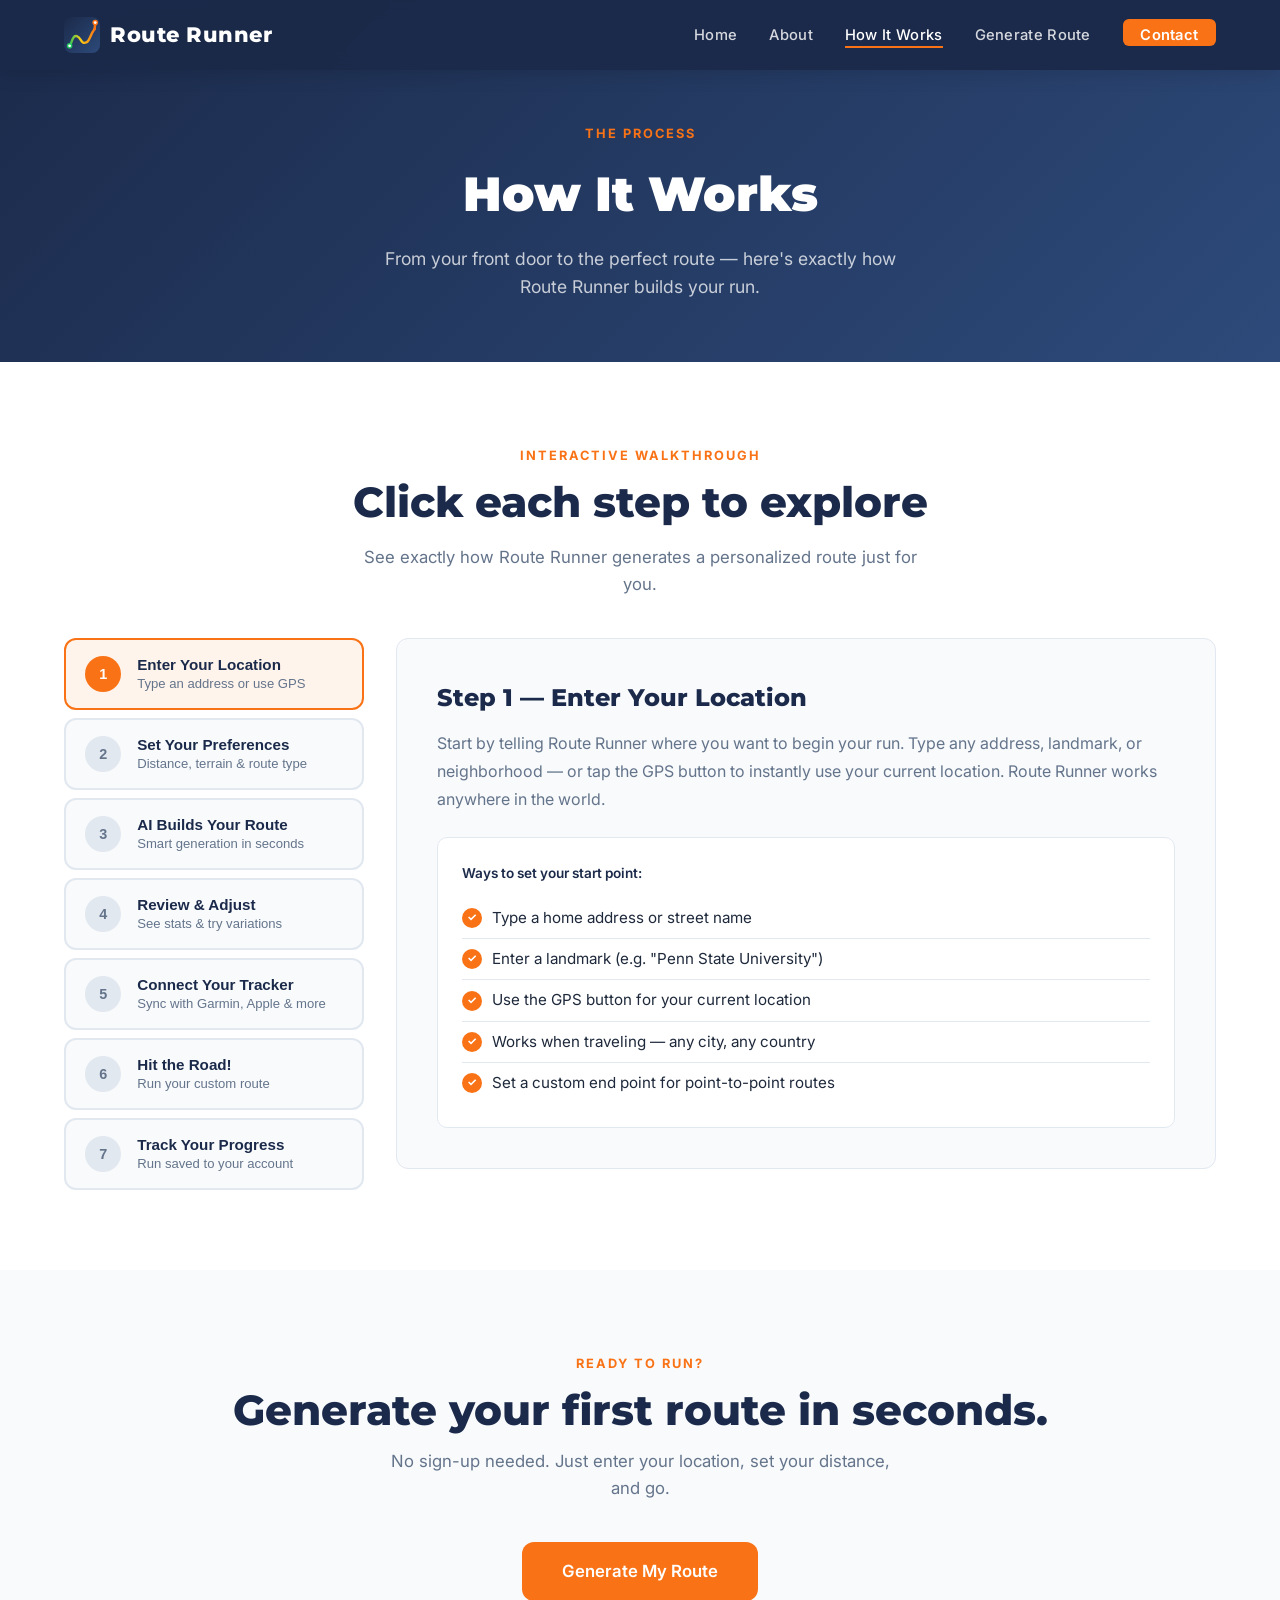
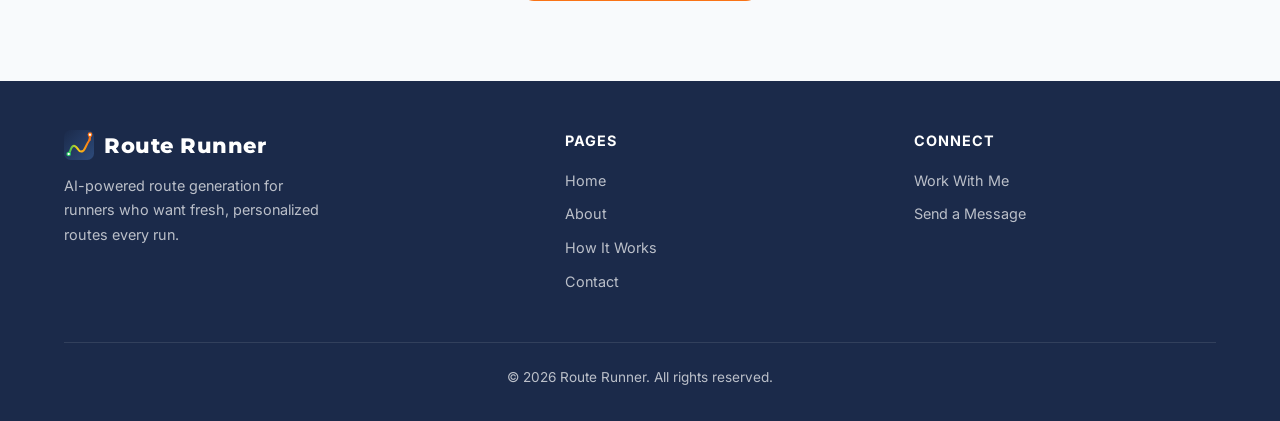
<file: how-it-works.html>
<!DOCTYPE html>
<html lang="en">
<head>
  <meta charset="UTF-8">
  <meta name="viewport" content="width=device-width, initial-scale=1.0">
  <title>How It Works — Route Runner</title>
  <link rel="stylesheet" href="styles.css">
</head>
<body>

  <!-- NAVIGATION -->
  <nav>
    <a class="nav-logo" href="index.html">
      <svg width="36" height="36" viewBox="0 0 90 90" fill="none">
        <defs>
          <linearGradient id="hb" x1="0" y1="0" x2="90" y2="90" gradientUnits="userSpaceOnUse"><stop stop-color="#1b2a4a"/><stop offset="1" stop-color="#2d4a7a"/></linearGradient>
          <linearGradient id="hr" x1="12" y1="0" x2="78" y2="0" gradientUnits="userSpaceOnUse"><stop stop-color="#22c55e"/><stop offset="0.45" stop-color="#facc15"/><stop offset="1" stop-color="#f97316"/></linearGradient>
        </defs>
        <rect width="90" height="90" rx="20" fill="url(#hb)"/>
        <path d="M14 72 C18 72 20 44 32 48 C44 52 42 70 57 63 C64 59 68 40 74 34 C77 30 78 18 78 18" stroke="url(#hr)" stroke-width="6" stroke-linecap="round" fill="none"/>
        <circle cx="14" cy="72" r="7" fill="#22c55e"/>
        <circle cx="14" cy="72" r="3.5" fill="white"/>
        <circle cx="78" cy="14" r="7" fill="#f97316"/>
        <circle cx="78" cy="14" r="3.5" fill="white"/>
        <line x1="78" y1="21" x2="78" y2="31" stroke="#f97316" stroke-width="4" stroke-linecap="round"/>
      </svg>
      Route Runner
    </a>

    <ul class="nav-links">
      <li><a href="index.html">Home</a></li>
      <li><a href="about.html">About</a></li>
      <li><a href="how-it-works.html">How It Works</a></li>
      <li><a href="route-generator.html">Generate Route</a></li>
      <li><a href="contact.html" class="nav-cta">Contact</a></li>
    </ul>

    <button class="hamburger" aria-label="Toggle menu">
      <span></span><span></span><span></span>
    </button>
  </nav>

  <!-- PAGE HEADER -->
  <div class="page-header">
    <div class="section-label">The Process</div>
    <h1>How It Works</h1>
    <p>From your front door to the perfect route — here's exactly how Route Runner builds your run.</p>
  </div>

  <!-- INTERACTIVE DEMO -->
  <section class="hiw-section">
    <div style="text-align:center; margin-bottom:2.5rem;" class="fade-in">
      <div class="section-label">Interactive Walkthrough</div>
      <h2 class="section-title">Click each step to explore</h2>
      <p class="section-sub" style="margin:0 auto">See exactly how Route Runner generates a personalized route just for you.</p>
    </div>

    <div class="demo-container fade-in">
      <!-- STEP BUTTONS -->
      <div class="demo-steps">
        <button class="demo-step-btn active">
          <div class="step-num">1</div>
          <div class="step-info">
            <h4>Enter Your Location</h4>
            <p>Type an address or use GPS</p>
          </div>
        </button>

        <button class="demo-step-btn">
          <div class="step-num">2</div>
          <div class="step-info">
            <h4>Set Your Preferences</h4>
            <p>Distance, terrain &amp; route type</p>
          </div>
        </button>

        <button class="demo-step-btn">
          <div class="step-num">3</div>
          <div class="step-info">
            <h4>AI Builds Your Route</h4>
            <p>Smart generation in seconds</p>
          </div>
        </button>

        <button class="demo-step-btn">
          <div class="step-num">4</div>
          <div class="step-info">
            <h4>Review &amp; Adjust</h4>
            <p>See stats &amp; try variations</p>
          </div>
        </button>

        <button class="demo-step-btn">
          <div class="step-num">5</div>
          <div class="step-info">
            <h4>Connect Your Tracker</h4>
            <p>Sync with Garmin, Apple &amp; more</p>
          </div>
        </button>

        <button class="demo-step-btn">
          <div class="step-num">6</div>
          <div class="step-info">
            <h4>Hit the Road!</h4>
            <p>Run your custom route</p>
          </div>
        </button>

        <button class="demo-step-btn">
          <div class="step-num">7</div>
          <div class="step-info">
            <h4>Track Your Progress</h4>
            <p>Run saved to your account</p>
          </div>
        </button>
      </div>

      <!-- DEMO PANELS -->
      <div class="demo-panel">

        <!-- STEP 1 -->
        <div class="demo-content active">
          <h3>Step 1 — Enter Your Location</h3>
          <p>Start by telling Route Runner where you want to begin your run. Type any address, landmark, or neighborhood — or tap the GPS button to instantly use your current location. Route Runner works anywhere in the world.</p>
          <div class="demo-visual">
            <p style="font-size:0.85rem; font-weight:600; color:var(--navy); margin-bottom:0.75rem">Ways to set your start point:</p>
            <ul class="checklist">
              <li>Type a home address or street name</li>
              <li>Enter a landmark (e.g. "Penn State University")</li>
              <li>Use the GPS button for your current location</li>
              <li>Works when traveling — any city, any country</li>
              <li>Set a custom end point for point-to-point routes</li>
            </ul>
          </div>
        </div>

        <!-- STEP 2 -->
        <div class="demo-content">
          <h3>Step 2 — Set Your Preferences</h3>
          <p>Tell Route Runner exactly what kind of run you're looking for. Choose your distance, whether you want a loop back to your start or a point-to-point route, and your terrain preference — flat roads, rolling hills, or a challenging hilly course.</p>
          <div class="demo-visual">
            <p style="font-size:0.85rem; font-weight:600; color:var(--navy); margin-bottom:0.5rem">Your customization options</p>
            <div class="metric-row"><span class="metric-label">Distance range</span><span class="metric-value">1 – 20 miles</span></div>
            <div class="metric-row"><span class="metric-label">Terrain: Flat</span><span class="metric-value">Roads &amp; paths 🏃</span></div>
            <div class="metric-row"><span class="metric-label">Terrain: Mixed</span><span class="metric-value">Some elevation ⛰️</span></div>
            <div class="metric-row"><span class="metric-label">Terrain: Hilly</span><span class="metric-value">Max challenge 🏔️</span></div>
            <div class="metric-row"><span class="metric-label">Route type</span><span class="metric-value">Loop or Point-to-Point</span></div>
          </div>
        </div>

        <!-- STEP 3 -->
        <div class="demo-content">
          <h3>Step 3 — AI Builds Your Route</h3>
          <p>Hit "Generate My Route" and Route Runner gets to work. The OpenRouteService API calculates a real GPS route matching your distance and terrain preferences. Then Claude AI analyzes the route and writes a personalized description to get you pumped for your run.</p>
          <div class="demo-visual">
            <p style="font-size:0.85rem; font-weight:600; color:var(--navy); margin-bottom:0.75rem">What happens behind the scenes:</p>
            <ul class="checklist">
              <li>Your preferences are sent to the routing engine</li>
              <li>Real road &amp; trail data is used to plan your path</li>
              <li>Route is optimized for your chosen distance</li>
              <li>Elevation data is calculated along the route</li>
              <li>Claude AI writes your personalized route description</li>
            </ul>
          </div>
        </div>

        <!-- STEP 4 -->
        <div class="demo-content">
          <h3>Step 4 — Review &amp; Adjust</h3>
          <p>Your route appears on an interactive map in seconds. Review the key stats — actual distance, estimated time, elevation gain, and average pace. Not feeling the route? Hit "Try a Different Route" to instantly generate a fresh variation from the same start point.</p>
          <div class="demo-visual">
            <p style="font-size:0.85rem; font-weight:600; color:var(--navy); margin-bottom:0.75rem">Route stats you'll see</p>
            <div class="metric-row"><span class="metric-label">Distance</span><span class="metric-value" style="color:var(--orange)">5.2 mi</span></div>
            <div class="metric-row"><span class="metric-label">Estimated Time</span><span class="metric-value" style="color:var(--orange)">47 min</span></div>
            <div class="metric-row"><span class="metric-label">Elevation Gain</span><span class="metric-value" style="color:var(--orange)">184 ft</span></div>
            <div class="metric-row"><span class="metric-label">Avg Pace</span><span class="metric-value" style="color:var(--orange)">9:00 /mi</span></div>
            <div style="margin-top:1rem;">
              <p style="font-size:0.78rem; color:var(--gray); margin-bottom:0.4rem;">Route match to your preferences</p>
              <div class="progress-track"><div class="progress-fill" style="width:96%"></div></div>
              <p style="font-size:0.78rem; color:var(--orange); font-weight:600;">96% match to your requested distance</p>
            </div>
          </div>
        </div>

        <!-- STEP 5 -->
        <div class="demo-content">
          <h3>Step 5 — Connect Your Fitness Tracker</h3>
          <p>Before you head out, export your route directly to your favorite fitness platform. Download the GPX file and import it into Garmin Connect, Apple Watch, Strava, or any GPS app — so your device knows exactly where you're going before you take your first step.</p>
          <div class="demo-visual">
            <p style="font-size:0.85rem; font-weight:600; color:var(--navy); margin-bottom:0.75rem">Compatible with your devices</p>
            <ul class="checklist">
              <li>Download route as a GPX file with one click</li>
              <li>Import into Garmin Connect for your GPS watch</li>
              <li>Load onto Apple Watch via Footpath or WorkOutDoors</li>
              <li>Upload to Strava as a planned route</li>
              <li>Works with any app that supports GPX import</li>
            </ul>
          </div>
        </div>

        <!-- STEP 6 -->
        <div class="demo-content">
          <h3>Step 6 — Hit the Road!</h3>
          <p>You've got your route — now go run it! Follow the map on your phone or GPS watch, enjoy a fresh path you've never run before, and say goodbye to repetitive loops or getting lost in unfamiliar areas. Every run is a new adventure with Route Runner.</p>
          <div class="demo-visual">
            <p style="font-size:0.85rem; font-weight:600; color:var(--navy); margin-bottom:0.75rem">Why runners love Route Runner</p>
            <ul class="checklist">
              <li>Never run the same route twice</li>
              <li>Explore confidently in unfamiliar cities</li>
              <li>Match your exact distance goal every time</li>
              <li>Choose terrain that fits your training day</li>
              <li>Get an AI pep talk before every run</li>
            </ul>
          </div>
        </div>

        <!-- STEP 7 -->
        <div class="demo-content">
          <h3>Step 7 — Track Your Progress</h3>
          <p>Every route you save is stored in your Route Runner account so you can look back on where you've been, reload a favorite route, and watch your mileage build over time. Your running history lives in one place, ready whenever you are.</p>
          <div class="demo-visual">
            <p style="font-size:0.85rem; font-weight:600; color:var(--navy); margin-bottom:0.75rem">What gets saved to your account</p>
            <ul class="checklist">
              <li>Full GPS route — reload it on the map anytime</li>
              <li>Distance, elevation gain &amp; estimated time</li>
              <li>Terrain type and start location</li>
              <li>Your personalized AI route description</li>
              <li>Date saved — build your running history over time</li>
            </ul>
          </div>
        </div>

      </div><!-- /demo-panel -->
    </div><!-- /demo-container -->
  </section>

  <!-- CTA -->
  <section style="background:var(--light); padding:5rem 5%; text-align:center;" class="fade-in">
    <div class="section-label">Ready to Run?</div>
    <h2 class="section-title" style="margin:0 auto 0.75rem;">Generate your first route in seconds.</h2>
    <p style="color:var(--gray); font-size:1.05rem; max-width:500px; margin:0 auto 2.5rem;">No sign-up needed. Just enter your location, set your distance, and go.</p>
    <a href="route-generator.html" class="btn btn-primary" style="font-size:1.05rem; padding:1rem 2.5rem;">Generate My Route</a>
  </section>

  <!-- FOOTER -->
  <footer>
    <div class="footer-inner">
      <div class="footer-brand">
        <a class="nav-logo" href="index.html">
          <svg width="30" height="30" viewBox="0 0 90 90" fill="none">
            <defs>
              <linearGradient id="hfb" x1="0" y1="0" x2="90" y2="90" gradientUnits="userSpaceOnUse"><stop stop-color="#1b2a4a"/><stop offset="1" stop-color="#2d4a7a"/></linearGradient>
              <linearGradient id="hfr" x1="12" y1="0" x2="78" y2="0" gradientUnits="userSpaceOnUse"><stop stop-color="#22c55e"/><stop offset="0.45" stop-color="#facc15"/><stop offset="1" stop-color="#f97316"/></linearGradient>
            </defs>
            <rect width="90" height="90" rx="20" fill="url(#hfb)"/>
            <path d="M14 72 C18 72 20 44 32 48 C44 52 42 70 57 63 C64 59 68 40 74 34 C77 30 78 18 78 18" stroke="url(#hfr)" stroke-width="6" stroke-linecap="round" fill="none"/>
            <circle cx="14" cy="72" r="7" fill="#22c55e"/>
            <circle cx="14" cy="72" r="3.5" fill="white"/>
            <circle cx="78" cy="14" r="7" fill="#f97316"/>
            <circle cx="78" cy="14" r="3.5" fill="white"/>
            <line x1="78" y1="21" x2="78" y2="31" stroke="#f97316" stroke-width="4" stroke-linecap="round"/>
          </svg>
          Route Runner
        </a>
        <p>AI-powered route generation for runners who want fresh, personalized routes every run.</p>
      </div>
      <div class="footer-col">
        <h4>Pages</h4>
        <ul>
          <li><a href="index.html">Home</a></li>
          <li><a href="about.html">About</a></li>
          <li><a href="how-it-works.html">How It Works</a></li>
          <li><a href="contact.html">Contact</a></li>
        </ul>
      </div>
      <div class="footer-col">
        <h4>Connect</h4>
        <ul>
          <li><a href="contact.html">Work With Me</a></li>
          <li><a href="contact.html">Send a Message</a></li>
        </ul>
      </div>
    </div>
    <div class="footer-bottom">
      &copy; 2026 Route Runner. All rights reserved.
    </div>
  </footer>

  <script src="script.js"></script>
</body>
</html>
</file>
<file: styles.css>
/* ============================================
   GLOBAL STYLES
   ============================================ */
@import url('https://fonts.googleapis.com/css2?family=Inter:wght@300;400;500;600;700;800&family=Montserrat:wght@700;800;900&display=swap');

*, *::before, *::after {
  box-sizing: border-box;
  margin: 0;
  padding: 0;
}

:root {
  --navy:    #1b2a4a;
  --orange:  #f97316;
  --orange-dark: #ea6c0a;
  --light:   #f8fafc;
  --gray:    #64748b;
  --gray-light: #e2e8f0;
  --white:   #ffffff;
  --text:    #1e293b;
  --radius:  12px;
  --shadow:  0 4px 24px rgba(27,42,74,0.10);
  --transition: 0.25s ease;
}

html { scroll-behavior: smooth; }

body {
  font-family: 'Inter', sans-serif;
  color: var(--text);
  background: var(--light);
  line-height: 1.6;
}

a { text-decoration: none; color: inherit; }

img { max-width: 100%; display: block; }

/* ============================================
   NAVIGATION
   ============================================ */
nav {
  position: fixed;
  top: 0; left: 0; right: 0;
  z-index: 1000;
  background: rgba(27, 42, 74, 0.97);
  backdrop-filter: blur(8px);
  display: flex;
  align-items: center;
  justify-content: space-between;
  padding: 0 5%;
  height: 70px;
  box-shadow: 0 2px 20px rgba(0,0,0,0.15);
}

.nav-logo {
  display: flex;
  align-items: center;
  gap: 10px;
  color: var(--white);
  font-family: 'Montserrat', sans-serif;
  font-size: 1.3rem;
  font-weight: 800;
  letter-spacing: 0.5px;
}

.nav-logo svg {
  flex-shrink: 0;
}

.nav-links {
  display: flex;
  gap: 2rem;
  list-style: none;
}

.nav-links a {
  color: rgba(255,255,255,0.82);
  font-size: 0.92rem;
  font-weight: 500;
  letter-spacing: 0.3px;
  transition: color var(--transition);
  position: relative;
  padding-bottom: 2px;
}

.nav-links a::after {
  content: '';
  position: absolute;
  bottom: -2px; left: 0;
  width: 0; height: 2px;
  background: var(--orange);
  transition: width var(--transition);
}

.nav-links a:hover,
.nav-links a.active {
  color: var(--white);
}

.nav-links a:hover::after,
.nav-links a.active::after {
  width: 100%;
}

.nav-cta {
  background: var(--orange);
  color: var(--white) !important;
  padding: 0.45rem 1.1rem;
  border-radius: 6px;
  font-weight: 600 !important;
  transition: background var(--transition) !important;
}

.nav-cta:hover { background: var(--orange-dark) !important; }
.nav-cta::after { display: none !important; }

/* Hamburger */
.hamburger {
  display: none;
  flex-direction: column;
  gap: 5px;
  cursor: pointer;
  background: none;
  border: none;
  padding: 4px;
}

.hamburger span {
  display: block;
  width: 24px; height: 2px;
  background: var(--white);
  border-radius: 2px;
  transition: var(--transition);
}

/* ============================================
   BUTTONS
   ============================================ */
.btn {
  display: inline-block;
  padding: 0.75rem 2rem;
  border-radius: var(--radius);
  font-weight: 600;
  font-size: 1rem;
  cursor: pointer;
  border: none;
  transition: transform var(--transition), box-shadow var(--transition), background var(--transition);
}

.btn:hover { transform: translateY(-2px); box-shadow: 0 6px 20px rgba(249,115,22,0.35); }

.btn-primary {
  background: var(--orange);
  color: var(--white);
}

.btn-primary:hover { background: var(--orange-dark); }

.btn-outline {
  background: transparent;
  color: var(--white);
  border: 2px solid rgba(255,255,255,0.7);
}

.btn-outline:hover { border-color: var(--white); background: rgba(255,255,255,0.1); }

/* ============================================
   HERO
   ============================================ */
.hero {
  min-height: 100vh;
  background: linear-gradient(135deg, var(--navy) 0%, #2d4a7a 60%, #1b3a6b 100%);
  display: flex;
  align-items: center;
  padding: 100px 5% 60px;
  position: relative;
  overflow: hidden;
}

.hero::before {
  content: '';
  position: absolute;
  top: -20%; right: -10%;
  width: 600px; height: 600px;
  background: radial-gradient(circle, rgba(249,115,22,0.12) 0%, transparent 70%);
  pointer-events: none;
}

.hero-content {
  max-width: 640px;
  animation: fadeUp 0.8s ease both;
}

.hero-badge {
  display: inline-flex;
  align-items: center;
  gap: 8px;
  background: rgba(249,115,22,0.15);
  border: 1px solid rgba(249,115,22,0.4);
  color: var(--orange);
  font-size: 0.82rem;
  font-weight: 600;
  letter-spacing: 1px;
  text-transform: uppercase;
  padding: 0.35rem 1rem;
  border-radius: 50px;
  margin-bottom: 1.5rem;
}

.hero h1 {
  font-family: 'Montserrat', sans-serif;
  font-size: clamp(2.4rem, 5vw, 3.8rem);
  font-weight: 900;
  color: var(--white);
  line-height: 1.1;
  margin-bottom: 1.2rem;
}

.hero h1 span { color: var(--orange); }

.hero p {
  font-size: 1.12rem;
  color: rgba(255,255,255,0.78);
  margin-bottom: 2.2rem;
  max-width: 520px;
}

.hero-btns {
  display: flex;
  gap: 1rem;
  flex-wrap: wrap;
}

.hero-graphic {
  position: absolute;
  right: 5%;
  top: 50%;
  transform: translateY(-50%);
  opacity: 0.07;
  pointer-events: none;
}

/* ============================================
   SECTIONS
   ============================================ */
section { padding: 5rem 5%; }

.section-label {
  display: inline-block;
  color: var(--orange);
  font-size: 0.8rem;
  font-weight: 700;
  letter-spacing: 2px;
  text-transform: uppercase;
  margin-bottom: 0.75rem;
}

.section-title {
  font-family: 'Montserrat', sans-serif;
  font-size: clamp(1.8rem, 3.5vw, 2.6rem);
  font-weight: 800;
  color: var(--navy);
  line-height: 1.2;
  margin-bottom: 1rem;
}

.section-sub {
  color: var(--gray);
  font-size: 1.05rem;
  max-width: 580px;
  margin-bottom: 3rem;
}

/* ============================================
   EMAIL CAPTURE FORM
   ============================================ */
.email-section {
  background: linear-gradient(135deg, var(--navy), #2d4a7a);
  padding: 5rem 5%;
  text-align: center;
}

.email-section h2 {
  font-family: 'Montserrat', sans-serif;
  font-size: clamp(1.8rem, 3vw, 2.4rem);
  font-weight: 800;
  color: var(--white);
  margin-bottom: 0.8rem;
}

.email-section p {
  color: rgba(255,255,255,0.75);
  margin-bottom: 2rem;
  font-size: 1.05rem;
}

.email-form {
  display: flex;
  gap: 0.75rem;
  max-width: 480px;
  margin: 0 auto;
  flex-wrap: wrap;
  justify-content: center;
}

.email-form input[type="email"] {
  flex: 1;
  min-width: 220px;
  padding: 0.85rem 1.2rem;
  border-radius: var(--radius);
  border: 2px solid transparent;
  font-size: 0.97rem;
  font-family: 'Inter', sans-serif;
  outline: none;
  transition: border-color var(--transition);
}

.email-form input[type="email"]:focus {
  border-color: var(--orange);
}

.email-form button {
  padding: 0.85rem 1.8rem;
  background: var(--orange);
  color: var(--white);
  border: none;
  border-radius: var(--radius);
  font-size: 0.97rem;
  font-weight: 600;
  font-family: 'Inter', sans-serif;
  cursor: pointer;
  transition: background var(--transition), transform var(--transition);
}

.email-form button:hover { background: var(--orange-dark); transform: translateY(-2px); }

.form-success {
  display: none;
  color: #4ade80;
  font-weight: 600;
  margin-top: 1rem;
  font-size: 1rem;
}

/* ============================================
   SERVICE CARDS
   ============================================ */
.services {
  background: var(--white);
}

.cards-grid {
  display: grid;
  grid-template-columns: repeat(3, 1fr);
  gap: 1.5rem;
}

.card {
  background: var(--light);
  border-radius: var(--radius);
  padding: 2rem;
  border: 1px solid var(--gray-light);
  transition: transform var(--transition), box-shadow var(--transition);
}

.card:hover { transform: translateY(-4px); box-shadow: var(--shadow); }

.card-icon {
  width: 52px; height: 52px;
  background: rgba(249,115,22,0.12);
  border-radius: 10px;
  display: flex;
  align-items: center;
  justify-content: center;
  margin-bottom: 1.2rem;
  color: var(--orange);
}

.card h3 {
  font-size: 1.1rem;
  font-weight: 700;
  color: var(--navy);
  margin-bottom: 0.5rem;
}

.card p {
  color: var(--gray);
  font-size: 0.95rem;
  line-height: 1.65;
}

/* ============================================
   STATS BAR
   ============================================ */
.stats-bar {
  background: var(--orange);
  padding: 3rem 5%;
  display: grid;
  grid-template-columns: repeat(auto-fit, minmax(150px, 1fr));
  gap: 1rem;
  text-align: center;
}

.stat h3 {
  font-family: 'Montserrat', sans-serif;
  font-size: 2.4rem;
  font-weight: 900;
  color: var(--white);
  line-height: 1;
}

.stat p {
  color: rgba(255,255,255,0.85);
  font-size: 0.9rem;
  font-weight: 500;
  margin-top: 0.3rem;
}

/* ============================================
   PAGE HEADER (inner pages)
   ============================================ */
.page-header {
  background: linear-gradient(135deg, var(--navy) 0%, #2d4a7a 100%);
  padding: 120px 5% 60px;
  text-align: center;
}

.page-header h1 {
  font-family: 'Montserrat', sans-serif;
  font-size: clamp(2rem, 4vw, 3rem);
  font-weight: 900;
  color: var(--white);
  margin-bottom: 0.75rem;
}

.page-header p {
  color: rgba(255,255,255,0.75);
  font-size: 1.1rem;
  max-width: 540px;
  margin: 0 auto;
}

/* ============================================
   ABOUT PAGE
   ============================================ */
.about-intro {
  display: grid;
  grid-template-columns: 1fr 1.4fr 1fr;
  gap: 2.5rem;
  align-items: center;
  background: var(--white);
}

.about-text h2 {
  font-family: 'Montserrat', sans-serif;
  font-size: clamp(1.7rem, 3vw, 2.4rem);
  font-weight: 800;
  color: var(--navy);
  margin-bottom: 1rem;
}

.about-text p {
  color: var(--gray);
  font-size: 1rem;
  line-height: 1.8;
  margin-bottom: 1rem;
}

.video-wrapper {
  position: relative;
  padding-bottom: 56.25%;
  height: 0;
  border-radius: var(--radius);
  overflow: hidden;
  box-shadow: var(--shadow);
}

.video-wrapper iframe,
.video-wrapper video {
  position: absolute;
  top: 0; left: 0;
  width: 100%; height: 100%;
  border: none;
}

.video-placeholder {
  position: absolute;
  top: 0; left: 0;
  width: 100%; height: 100%;
  background: var(--navy);
  display: flex;
  flex-direction: column;
  align-items: center;
  justify-content: center;
  gap: 1rem;
  color: rgba(255,255,255,0.6);
  font-size: 0.9rem;
}

.video-placeholder svg { color: var(--orange); opacity: 0.8; }

/* Photos grid */
.photos-section { background: var(--light); }

.photos-grid {
  display: grid;
  grid-template-columns: repeat(3, 1fr);
  gap: 1.5rem;
}

.photo-card {
  border-radius: var(--radius);
  overflow: hidden;
  box-shadow: var(--shadow);
  aspect-ratio: 3/4;
  background: var(--gray-light);
  position: relative;
}

.photo-card img {
  width: 100%; height: 100%;
  object-fit: cover;
  transition: transform 0.4s ease;
}

.photo-card:hover img { transform: scale(1.04); }

.photo-placeholder {
  width: 100%; height: 100%;
  display: flex;
  flex-direction: column;
  align-items: center;
  justify-content: center;
  gap: 0.75rem;
  color: var(--gray);
  font-size: 0.85rem;
  background: linear-gradient(145deg, #e8edf5, #d1dae8);
}

.photo-placeholder svg { color: var(--navy); opacity: 0.35; }

.photo-label {
  position: absolute;
  bottom: 0; left: 0; right: 0;
  background: linear-gradient(to top, rgba(27,42,74,0.85), transparent);
  color: var(--white);
  padding: 1.5rem 1rem 1rem;
  font-size: 0.9rem;
  font-weight: 600;
}

/* ============================================
   HOW IT WORKS — INTERACTIVE DEMO
   ============================================ */
.hiw-section { background: var(--white); }

.demo-container {
  display: grid;
  grid-template-columns: 300px 1fr;
  gap: 2rem;
  align-items: start;
}

.demo-steps {
  display: flex;
  flex-direction: column;
  gap: 0.5rem;
}

.demo-step-btn {
  display: flex;
  align-items: center;
  gap: 1rem;
  padding: 1rem 1.2rem;
  border-radius: var(--radius);
  border: 2px solid var(--gray-light);
  background: var(--light);
  cursor: pointer;
  text-align: left;
  transition: all var(--transition);
  width: 100%;
}

.demo-step-btn:hover {
  border-color: var(--orange);
  background: rgba(249,115,22,0.05);
}

.demo-step-btn.active {
  border-color: var(--orange);
  background: rgba(249,115,22,0.08);
}

.step-num {
  width: 36px; height: 36px;
  border-radius: 50%;
  background: var(--gray-light);
  color: var(--gray);
  font-weight: 700;
  font-size: 0.9rem;
  display: flex;
  align-items: center;
  justify-content: center;
  flex-shrink: 0;
  transition: all var(--transition);
}

.demo-step-btn.active .step-num,
.demo-step-btn:hover .step-num {
  background: var(--orange);
  color: var(--white);
}

.step-info h4 {
  font-size: 0.95rem;
  font-weight: 600;
  color: var(--navy);
  margin-bottom: 0.15rem;
}

.step-info p {
  font-size: 0.82rem;
  color: var(--gray);
}

.demo-panel {
  background: var(--light);
  border-radius: var(--radius);
  border: 1px solid var(--gray-light);
  padding: 2.5rem;
  min-height: 380px;
  position: relative;
}

.demo-content {
  display: none;
  animation: fadeUp 0.35s ease both;
}

.demo-content.active { display: block; }

.demo-content h3 {
  font-family: 'Montserrat', sans-serif;
  font-size: 1.5rem;
  font-weight: 800;
  color: var(--navy);
  margin-bottom: 0.75rem;
}

.demo-content p {
  color: var(--gray);
  font-size: 1rem;
  line-height: 1.75;
  margin-bottom: 1.5rem;
}

.demo-visual {
  background: var(--white);
  border-radius: 10px;
  padding: 1.5rem;
  border: 1px solid var(--gray-light);
  margin-top: 1rem;
}

/* Progress bar visual */
.progress-track {
  height: 8px;
  background: var(--gray-light);
  border-radius: 50px;
  overflow: hidden;
  margin: 0.5rem 0 1rem;
}

.progress-fill {
  height: 100%;
  background: var(--orange);
  border-radius: 50px;
  transition: width 0.6s ease;
}

.week-grid {
  display: grid;
  grid-template-columns: repeat(7, 1fr);
  gap: 0.4rem;
  margin-top: 0.75rem;
}

.day-cell {
  aspect-ratio: 1;
  border-radius: 6px;
  background: var(--gray-light);
  display: flex;
  align-items: center;
  justify-content: center;
  font-size: 0.7rem;
  font-weight: 600;
  color: var(--gray);
}

.day-cell.run { background: var(--orange); color: var(--white); }
.day-cell.rest { background: rgba(249,115,22,0.15); color: var(--orange); }
.day-cell.cross { background: var(--navy); color: var(--white); }

.metric-row {
  display: flex;
  justify-content: space-between;
  padding: 0.6rem 0;
  border-bottom: 1px solid var(--gray-light);
  font-size: 0.9rem;
}

.metric-row:last-child { border-bottom: none; }
.metric-label { color: var(--gray); }
.metric-value { font-weight: 700; color: var(--navy); }

.checklist { list-style: none; }
.checklist li {
  display: flex;
  align-items: center;
  gap: 0.6rem;
  padding: 0.5rem 0;
  font-size: 0.95rem;
  color: var(--text);
  border-bottom: 1px solid var(--gray-light);
}
.checklist li:last-child { border-bottom: none; }
.checklist li::before {
  content: '✓';
  width: 20px; height: 20px;
  background: var(--orange);
  color: white;
  border-radius: 50%;
  display: flex;
  align-items: center;
  justify-content: center;
  font-size: 0.7rem;
  font-weight: 700;
  flex-shrink: 0;
}

/* ============================================
   CONTACT PAGE
   ============================================ */
.contact-section {
  background: var(--white);
}

.contact-grid {
  display: grid;
  grid-template-columns: 1fr 1.4fr;
  gap: 4rem;
  align-items: start;
}

.contact-info h2 {
  font-family: 'Montserrat', sans-serif;
  font-size: clamp(1.6rem, 3vw, 2.2rem);
  font-weight: 800;
  color: var(--navy);
  margin-bottom: 1rem;
}

.contact-info p {
  color: var(--gray);
  font-size: 1rem;
  line-height: 1.75;
  margin-bottom: 2rem;
}

.contact-detail {
  display: flex;
  align-items: flex-start;
  gap: 1rem;
  margin-bottom: 1.4rem;
}

.contact-detail-icon {
  width: 44px; height: 44px;
  background: rgba(249,115,22,0.1);
  border-radius: 10px;
  display: flex;
  align-items: center;
  justify-content: center;
  color: var(--orange);
  flex-shrink: 0;
}

.contact-detail-text strong {
  display: block;
  font-size: 0.85rem;
  font-weight: 700;
  color: var(--navy);
  text-transform: uppercase;
  letter-spacing: 0.5px;
  margin-bottom: 0.2rem;
}

.contact-detail-text span {
  color: var(--gray);
  font-size: 0.97rem;
}

.contact-form-card {
  background: var(--light);
  border-radius: var(--radius);
  padding: 2.5rem;
  border: 1px solid var(--gray-light);
}

.contact-form-card h3 {
  font-family: 'Montserrat', sans-serif;
  font-size: 1.35rem;
  font-weight: 800;
  color: var(--navy);
  margin-bottom: 1.5rem;
}

.form-group {
  margin-bottom: 1.2rem;
}

.form-group label {
  display: block;
  font-size: 0.87rem;
  font-weight: 600;
  color: var(--navy);
  margin-bottom: 0.4rem;
}

.form-group input,
.form-group textarea,
.form-group select {
  width: 100%;
  padding: 0.8rem 1rem;
  border-radius: 8px;
  border: 2px solid var(--gray-light);
  font-family: 'Inter', sans-serif;
  font-size: 0.95rem;
  color: var(--text);
  background: var(--white);
  outline: none;
  transition: border-color var(--transition);
}

.form-group input:focus,
.form-group textarea:focus,
.form-group select:focus {
  border-color: var(--orange);
}

.form-group textarea { resize: vertical; min-height: 120px; }

.form-row { display: grid; grid-template-columns: 1fr 1fr; gap: 1rem; }

/* ============================================
   FOOTER
   ============================================ */
footer {
  background: var(--navy);
  color: rgba(255,255,255,0.7);
  padding: 3rem 5% 2rem;
}

.footer-inner {
  display: grid;
  grid-template-columns: 1.5fr 1fr 1fr;
  gap: 3rem;
  margin-bottom: 2.5rem;
}

.footer-brand .nav-logo { margin-bottom: 0.75rem; }

.footer-brand p {
  font-size: 0.9rem;
  line-height: 1.7;
  max-width: 260px;
}

.footer-col h4 {
  color: var(--white);
  font-weight: 700;
  font-size: 0.9rem;
  text-transform: uppercase;
  letter-spacing: 1px;
  margin-bottom: 1rem;
}

.footer-col ul { list-style: none; }
.footer-col li { margin-bottom: 0.5rem; }
.footer-col a { font-size: 0.9rem; transition: color var(--transition); }
.footer-col a:hover { color: var(--orange); }

.footer-bottom {
  border-top: 1px solid rgba(255,255,255,0.1);
  padding-top: 1.5rem;
  text-align: center;
  font-size: 0.85rem;
}

/* ============================================
   ANIMATIONS
   ============================================ */
@keyframes fadeUp {
  from { opacity: 0; transform: translateY(24px); }
  to   { opacity: 1; transform: translateY(0); }
}

.fade-in {
  opacity: 0;
  transform: translateY(20px);
  transition: opacity 0.6s ease, transform 0.6s ease;
}

.fade-in.visible {
  opacity: 1;
  transform: translateY(0);
}

/* ============================================
   RESPONSIVE
   ============================================ */
@media (max-width: 900px) {
  .about-intro { grid-template-columns: 1fr; gap: 2rem; }
  .contact-grid { grid-template-columns: 1fr; gap: 2rem; }
  .demo-container { grid-template-columns: 1fr; }
  .demo-steps { flex-direction: row; flex-wrap: wrap; }
  .demo-step-btn { flex: 1 1 200px; }
  .footer-inner { grid-template-columns: 1fr 1fr; }
  .photos-grid { grid-template-columns: 1fr; max-width: 420px; margin: 0 auto; }
}

@media (max-width: 640px) {
  nav { padding: 0 4%; }
  .nav-links { display: none; flex-direction: column; position: fixed; top: 70px; left: 0; right: 0; background: var(--navy); padding: 1.5rem 5%; gap: 1rem; }
  .nav-links.open { display: flex; }
  .hamburger { display: flex; }
  .hero { padding: 100px 4% 60px; }
  .hero-graphic { display: none; }
  .form-row { grid-template-columns: 1fr; }
  .footer-inner { grid-template-columns: 1fr; gap: 2rem; }
  .photos-grid { grid-template-columns: 1fr; }
  .stats-bar { grid-template-columns: repeat(2, 1fr); }
}
</file>
